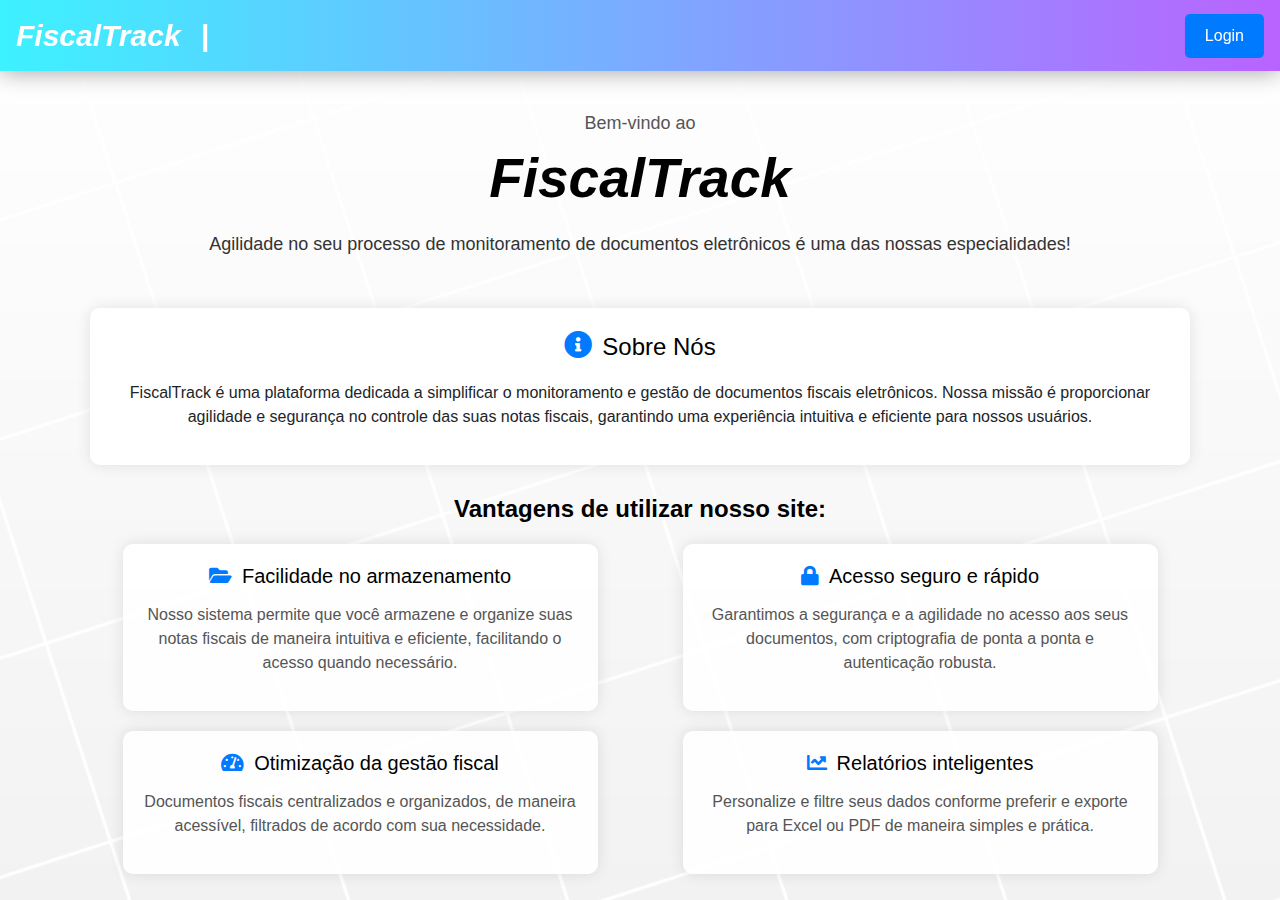
<file: pages/index.html>
<!DOCTYPE html>
<html lang="pt-BR">
<head>
  <meta charset="UTF-8">
  <meta name="viewport" content="width=device-width, initial-scale=1.0">
  <title>Home - Fiscal Track</title>
  <link href="https://stackpath.bootstrapcdn.com/bootstrap/4.5.2/css/bootstrap.min.css" rel="stylesheet">
  <link rel="stylesheet" href="https://cdnjs.cloudflare.com/ajax/libs/font-awesome/5.15.3/css/all.min.css">
  <link rel="stylesheet" href="../styles/styles.css">
</head>
<body>
<!-- Navbar -->
<nav class="navbar navbar-expand-lg navbar-dark bg-gradient fixed-top">

    <a class="navbar-brand" href="index.html">FiscalTrack</a>

    <div class="ml-auto order-2" id="loginBtnContainer">
        <a href="login.html" class="btn btn-primary logar" id="loginBtn">Login</a>
    </div>

    <div class="d-flex align-items-center">
        <button class="btn btn-custom btn-transparent" style="display: none;" onclick="window.location.href='notas_fiscais.html'">Notas Fiscais</button>
        <button class="btn btn-custom btn-transparent" style="display: none;" onclick="window.location.href='relatorios.html'">Relatórios</button>
    </div>

  <div class="dropdown ml-auto">
    <a href="#" class="profile-link dropdown-toggle" id="profileLink" aria-haspopup="true" aria-expanded="false">
      <img class="profile-picture animate__animated animate__pulse" src="../images/nopfp.png" alt="Foto de Perfil">
    </a>
    <div class="dropdown-menu dropdown-menu-right" aria-labelledby="profileLink">
      <a class="dropdown-item" href="editar_perfil.html">Editar perfil</a>
      <a class="dropdown-item logout-item" href="#" onclick="logout()">Logout</a>
    </div>
  </div>

</nav>
<!-- Home Content -->
<div class="container home-container mt-5">
    <h2 class="welcome-text">Bem-vindo ao</h2>
    <h1 class="home-title">
        <span>F</span><span>i</span><span>s</span><span>c</span><span>a</span><span>l</span><span>T</span><span>r</span><span>a</span><span>c</span><span>k</span>
    </h1>
    <p class="home-subtitle">Agilidade no seu processo de monitoramento de documentos eletrônicos é uma das nossas especialidades!</p>
    <!-- Sobre Nós Container -->
<div class="container sobre-nos-container mt-5">
    <div class="row">
        <div class="col">
            <h2 class="section-title">Sobre Nós</h2>
            <p class="about-text">FiscalTrack é uma plataforma dedicada a simplificar o monitoramento e gestão de documentos fiscais eletrônicos. Nossa missão é proporcionar agilidade e segurança no controle das suas notas fiscais, garantindo uma experiência intuitiva e eficiente para nossos usuários.</p>
        </div>
    </div>
</div>
    <h2 class="section-title">Vantagens de utilizar nosso site:</h2>

    <div class="vantages-container">
        <div class="vantages-block">
            <h3 class="vantages-item"><i class="fas fa-solid fa-folder-open"></i> Facilidade no armazenamento</h3>
            <p class="vantages-item-description">Nosso sistema permite que você armazene e organize suas notas fiscais de maneira intuitiva e eficiente, facilitando o acesso quando necessário.</p>
        </div>

        <div class="vantages-block">
            <h3 class="vantages-item"><i class="fas fa-lock"></i> Acesso seguro e rápido</h3>
            <p class="vantages-item-description">Garantimos a segurança e a agilidade no acesso aos seus documentos, com criptografia de ponta a ponta e autenticação robusta.</p>
        </div>

        <div class="vantages-block">
            <h3 class="vantages-item"><i class="fas fa-tachometer-alt"></i> Otimização da gestão fiscal</h3>
            <p class="vantages-item-description">Documentos fiscais centralizados e organizados, de maneira acessível, filtrados de acordo com sua necessidade.</p>
        </div>

        <div class="vantages-block">
            <h3 class="vantages-item"><i class="fas fa-chart-line"></i> Relatórios inteligentes</h3>
            <p class="vantages-item-description">Personalize e filtre seus dados conforme preferir e exporte para Excel ou PDF de maneira simples e prática.</p>
        </div>
    </div>
</div>
<script src="https://code.jquery.com/jquery-3.5.1.slim.min.js"></script>
<script src="https://cdn.jsdelivr.net/npm/@popperjs/core@2.6.0/dist/umd/popper.min.js"></script>
<script src="https://stackpath.bootstrapcdn.com/bootstrap/4.5.2/js/bootstrap.min.js"></script>
<script src="../scripts/login-validation.js"></script> <!-- Vincula o arquivo script.js -->
</body>
</html>
</file>
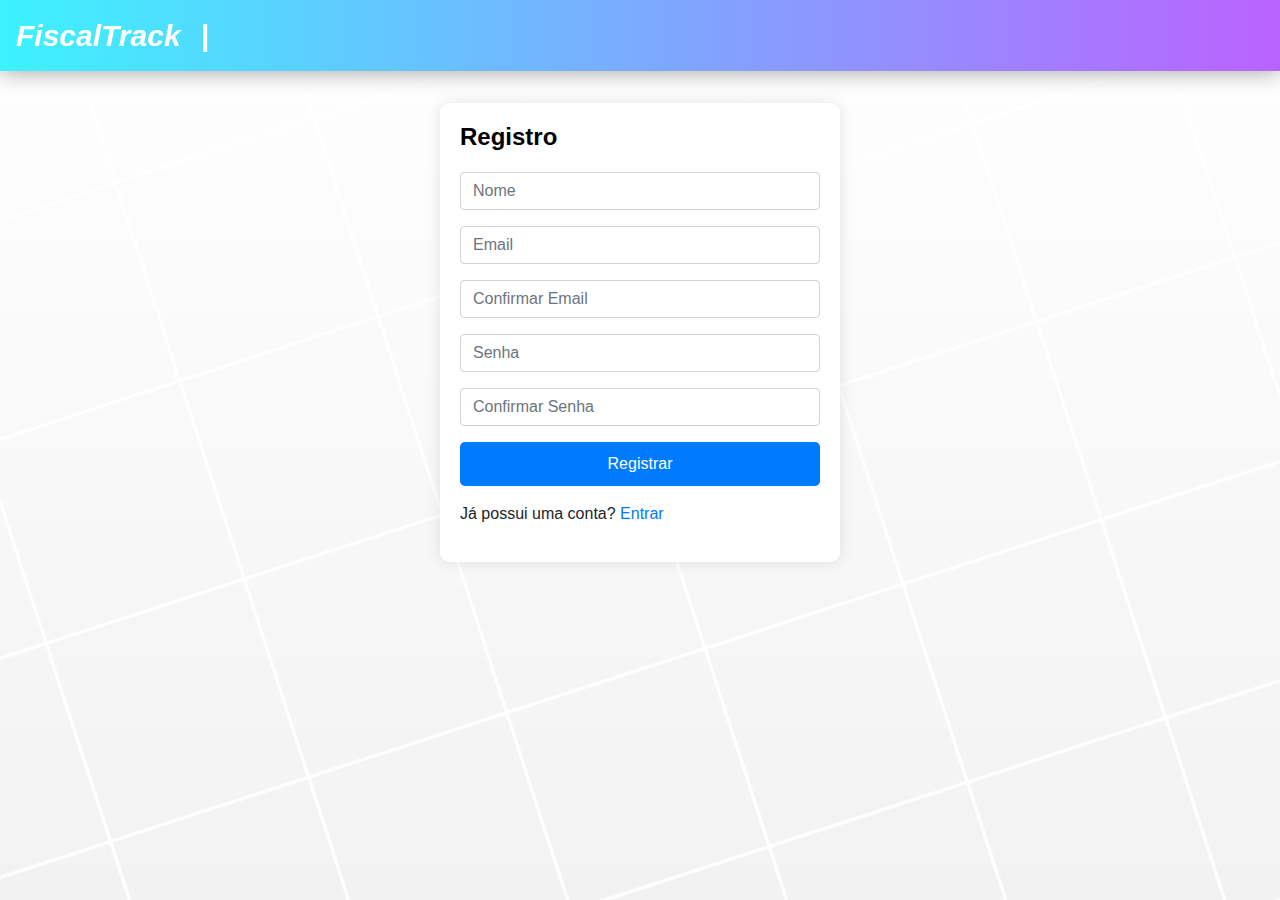
<file: pages/cadastro.html>
<!DOCTYPE html>
<html lang="pt-BR">
<head>
  <meta charset="UTF-8">
  <meta name="viewport" content="width=device-width, initial-scale=1.0">
  <title>Cadastro - Fiscal Track</title>
  <link href="https://stackpath.bootstrapcdn.com/bootstrap/4.5.2/css/bootstrap.min.css" rel="stylesheet">
  <link rel="stylesheet" href="../styles/styles.css">
</head>
<body>
<!-- Navbar -->
<nav class="navbar navbar-expand-lg navbar-dark bg-gradient fixed-top">
    <a class="navbar-brand" href="index.html">FiscalTrack</a>
</nav>
<!-- Registro -->
<div class="container login-form-container mt-5">
    <h2 class="section-title" style="user-select: none;">Registro</h2>
    <form id="registerForm">
        <div class="form-group">
            <input type="text" id="name" class="form-control custom-textbox" placeholder="Nome" required>
        </div>
        <div class="form-group">
            <input type="email" id="email" class="form-control custom-textbox" placeholder="Email" required>
            <div class="invalid-feedback">Por favor, insira um endereço de email válido.</div>
        </div>
        <div class="form-group">
            <input type="email" id="confirmEmail" class="form-control custom-textbox" placeholder="Confirmar Email" required>
            <div class="invalid-feedback">Os endereços de email não correspondem.</div>
        </div>
        <div class="form-group">
            <input type="password" id="password" class="form-control custom-textbox" placeholder="Senha" required>
        </div>
        <div class="form-group">
            <input type="password" id="confirmPassword" class="form-control custom-textbox" placeholder="Confirmar Senha" required>
            <div class="invalid-feedback">As senhas não correspondem.</div>
        </div>
        <button type="submit" class="btn btn-primary">Registrar</button>
    </form>
    <div class="mt-3">
        <p>Já possui uma conta? <a href="login.html">Entrar</a></p>
    </div>
</div>
<script src="https://code.jquery.com/jquery-3.5.1.slim.min.js"></script>
<script src="https://cdn.jsdelivr.net/npm/@popperjs/core@2.6.0/dist/umd/popper.min.js"></script>
<script src="https://stackpath.bootstrapcdn.com/bootstrap/4.5.2/js/bootstrap.min.js"></script>
<script src="../scripts/register-validation.js"></script>
</body>
</html>
</file>
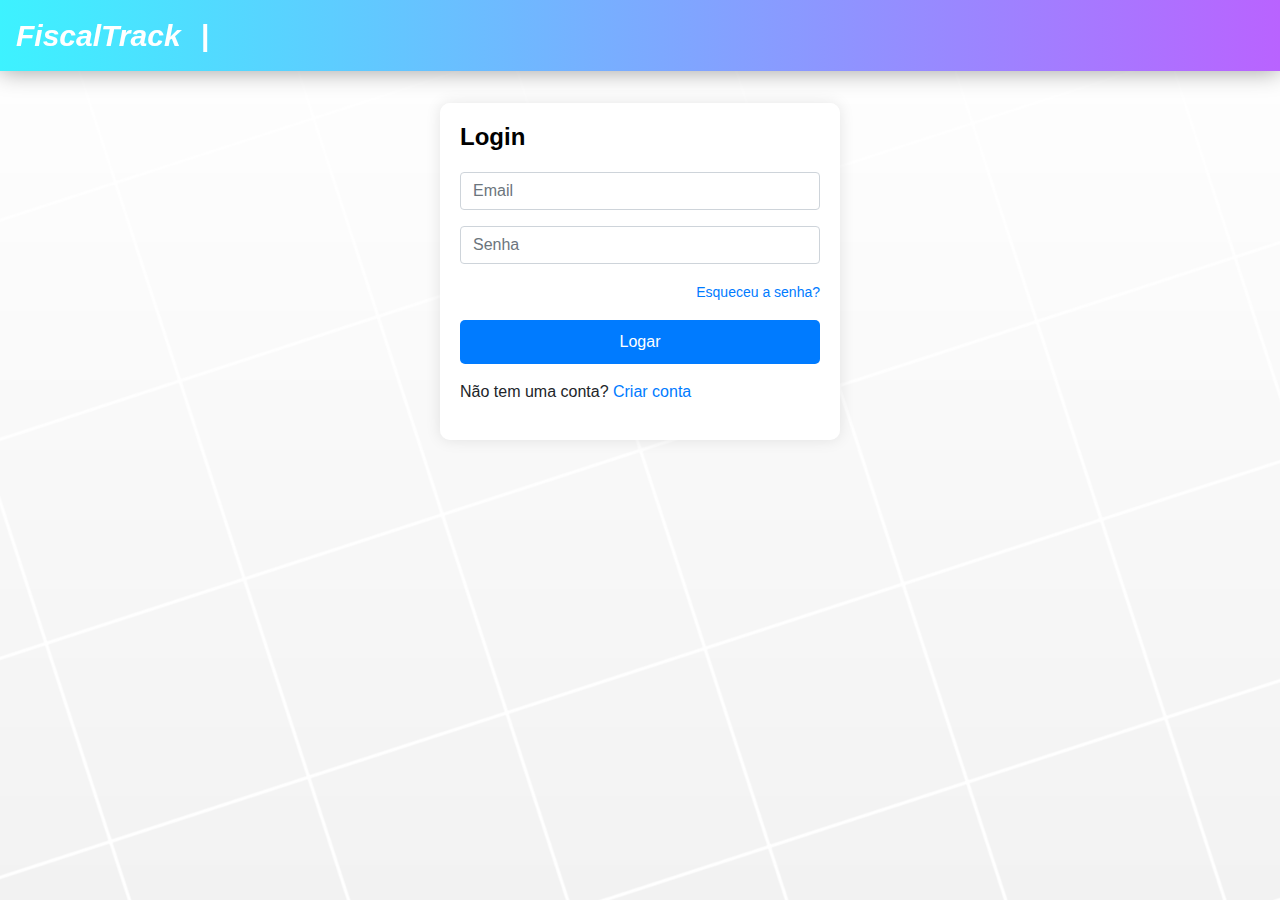
<file: pages/editar_perfil.html>
<!DOCTYPE html>
<html lang="pt-BR">
<head>
  <meta charset="UTF-8">
  <meta name="viewport" content="width=device-width, initial-scale=1.0">
  <title>Editar Perfil - Fiscal Track</title>
  <link href="https://stackpath.bootstrapcdn.com/bootstrap/4.5.2/css/bootstrap.min.css" rel="stylesheet">
  <link rel="stylesheet" href="../styles/styles.css">
</head>
<body>
  <!-- Navbar -->
  <nav class="navbar navbar-expand-lg navbar-dark bg-gradient fixed-top">
    <a class="navbar-brand" href="index.html">FiscalTrack</a>
    <div class="d-flex align-items-center">
      <button class="btn btn-custom btn-transparent" onclick="window.location.href='notas_fiscais.html'">Notas Fiscais</button>
      <button class="btn btn-custom btn-transparent" onclick="window.location.href='relatorios.html'">Relatórios</button>
    </div>
    <div class="dropdown ml-auto">
      <a href="#" class="profile-link dropdown-toggle" id="profileLink" aria-haspopup="true" aria-expanded="false">
        <img class="profile-picture animate__animated animate__pulse" src="../images/nopfp.png" alt="Foto de Perfil">
      </a>
      <div class="dropdown-menu dropdown-menu-right" aria-labelledby="profileLink">
        <a class="dropdown-item" href="editar_perfil.html">Editar perfil</a>
        <a class="dropdown-item logout-item" href="#" onclick="logout()">Logout</a>
      </div>
    </div>
  </nav>

  <!-- Editar Perfil -->
  <div class="container mt-5 container-editar-perfil">
    <div class="row">
      <div class="col-12 col-md-6 offset-md-3">
        <div class="card">
          <div class="card-header text-center">
            <h2 class="section-title no-select">Editar Perfil</h2>
          </div>
          <div class="card-body">
            <form id="formEditarPerfil">
              <div class="form-group">
                <label for="nome">Nome Completo:</label>
                <input type="text" class="form-control" id="nome" name="nome" required>
              </div>
              <div class="form-group">
                <label for="cpf">CPF:</label>
                <input type="text" class="form-control" id="cpf" name="cpf" required>
              </div>
              <div class="form-group">
                <label for="genero">Gênero:</label>
                <select class="form-control" id="genero" name="genero" required>
                  <option value="masculino">Masculino</option>
                  <option value="feminino">Feminino</option>
                  <option value="outro">Outro</option>
                </select>
              </div>
              <button type="button" class="btn btn-primary" onclick="salvarPerfil()">Salvar</button>
            </form>
          </div>
        </div>
      </div>
    </div>
  </div>

  <script src="https://code.jquery.com/jquery-3.5.1.slim.min.js"></script>
  <script src="https://cdn.jsdelivr.net/npm/@popperjs/core@2.6.0/dist/umd/popper.min.js"></script>
  <script src="https://stackpath.bootstrapcdn.com/bootstrap/4.5.2/js/bootstrap.min.js"></script>
  <script src="../scripts/editar_perfil.js"></script>
  <script src="../scripts/login-validation.js"></script> 
</body>
</html>
</file>
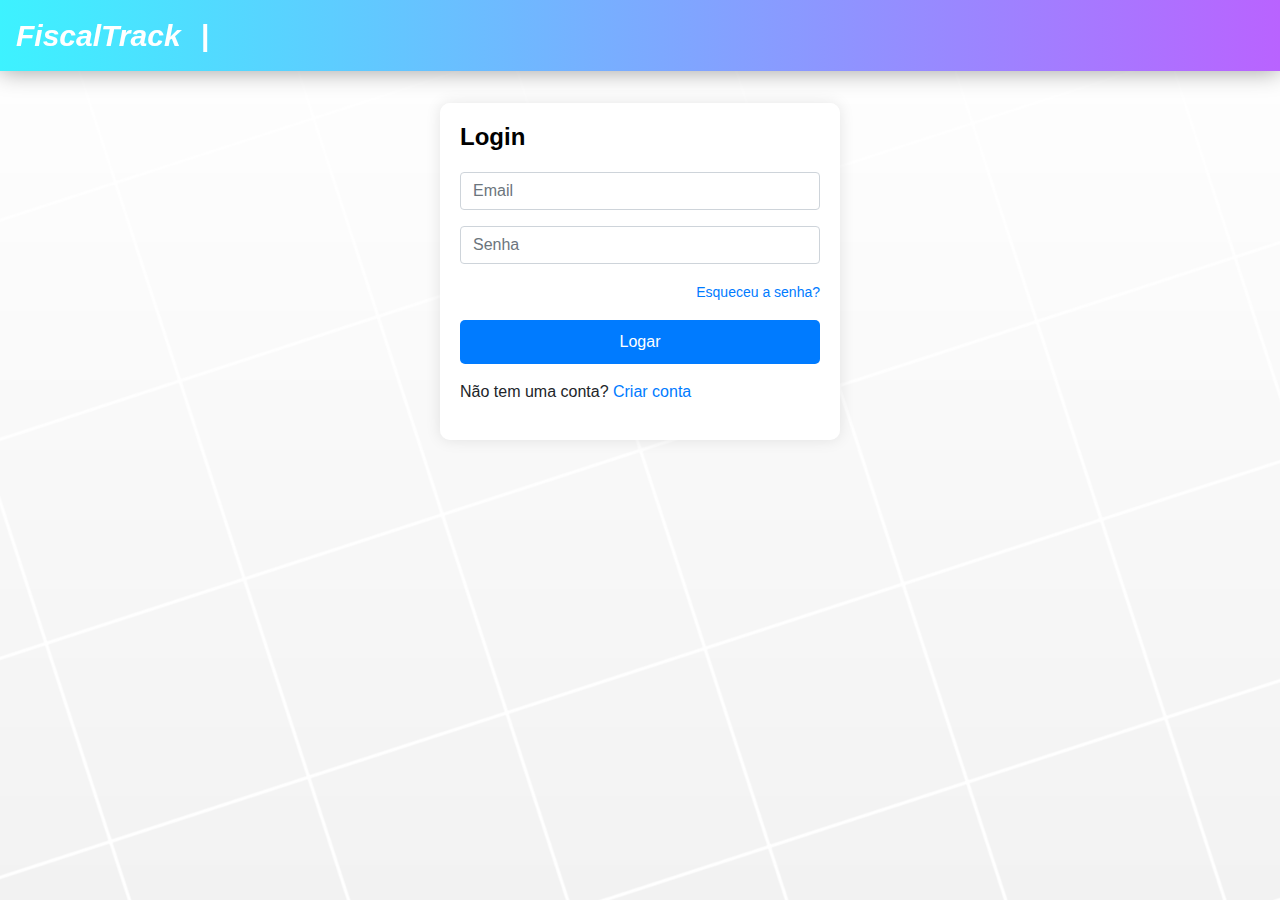
<file: pages/login.html>
<!DOCTYPE html>
<html lang="pt-BR">
<head>
  <meta charset="UTF-8">
  <meta name="viewport" content="width=device-width, initial-scale=1.0">
  <title>Login - Fiscal Track</title>
  <link href="https://stackpath.bootstrapcdn.com/bootstrap/4.5.2/css/bootstrap.min.css" rel="stylesheet">
  <link rel="stylesheet" href="../styles/styles.css">
  <style>
    .login-form {
      margin-bottom: 20px;
    }
    .login-error {
      display: none;
      color: red;
      margin-top: 10px;
    }
  </style>
</head>
<body>
<!-- Navbar -->
<nav class="navbar navbar-expand-lg navbar-dark bg-gradient fixed-top">
    <a class="navbar-brand" href="index.html">FiscalTrack</a>
</nav>
<!-- Login -->
<div class="container login-form-container mt-5">
  <h2 class="section-title" style="user-select: none;">Login</h2>
  <form id="loginForm">
      <div class="form-group">
          <input type="email" class="form-control custom-textbox" id="email" placeholder="Email" required>
      </div>
      <div class="form-group">
          <input type="password" class="form-control custom-textbox" id="password" placeholder="Senha" required>
      </div>
      <div class="form-group text-right">
          <a href="#" class="forgot-password" onclick="mostrarPopup()">Esqueceu a senha?</a>
      </div>
      <button type="submit" class="btn btn-primary">Logar</button>
  </form>
  <div id="loginError" class="login-error">Credenciais inválidas. Por favor, tente novamente.</div>
  <div class="mt-3">
      <p>Não tem uma conta? <a href="cadastro.html">Criar conta</a></p>
  </div>
</div>

<script src="https://code.jquery.com/jquery-3.5.1.min.js"></script>
<script src="https://cdn.jsdelivr.net/npm/@popperjs/core@2.6.0/dist/umd/popper.min.js"></script>
<script src="https://stackpath.bootstrapcdn.com/bootstrap/4.5.2/js/bootstrap.min.js"></script>
<script src="../scripts/login-validation.js"></script>
</body>
</html>
</file>
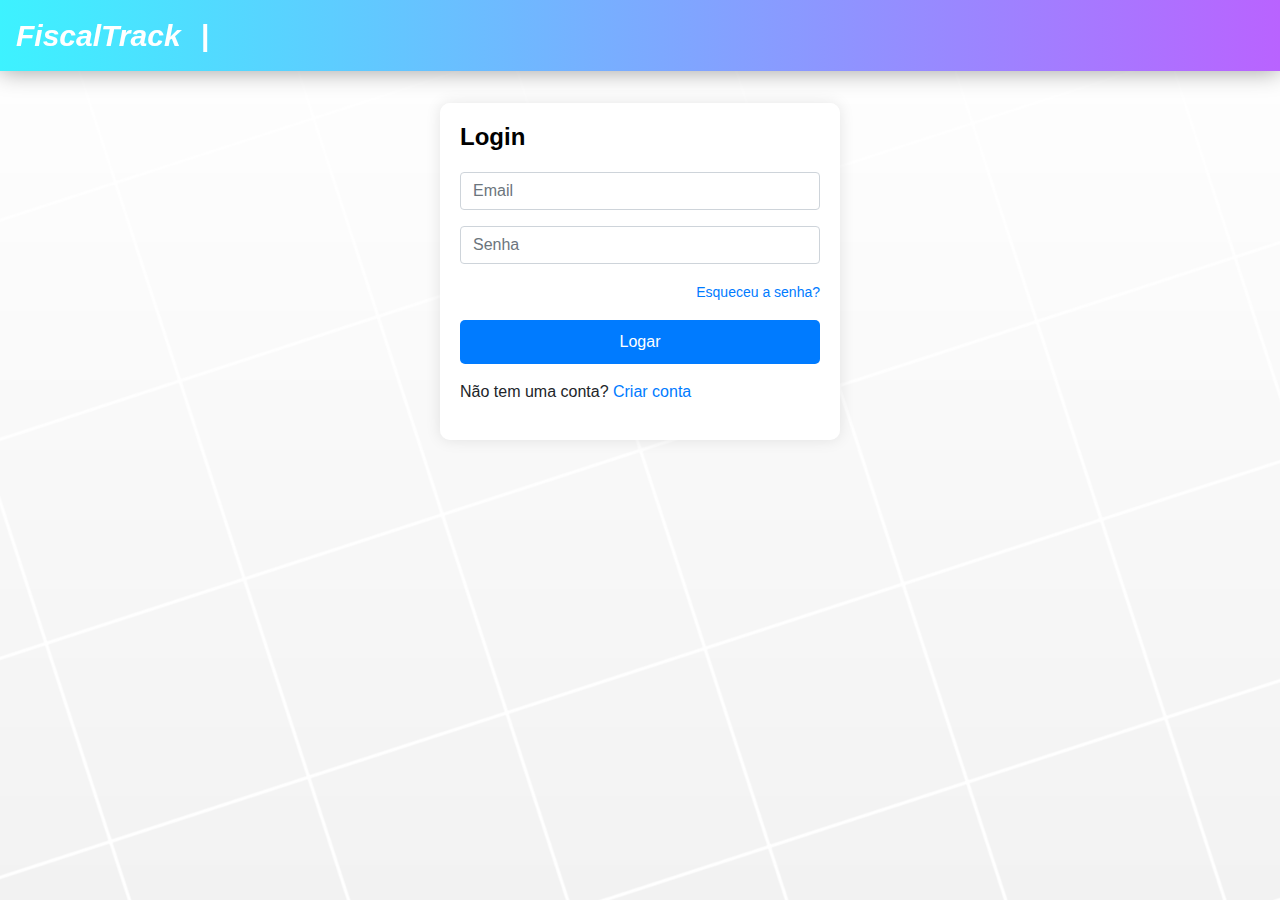
<file: pages/notas_fiscais.html>
<!DOCTYPE html>
<html lang="pt-BR">
<head>
  <meta charset="UTF-8">
  <meta name="viewport" content="width=device-width, initial-scale=1.0">
  <title>Notas Fiscais - Fiscal Track</title>
  <link href="https://stackpath.bootstrapcdn.com/bootstrap/4.5.2/css/bootstrap.min.css" rel="stylesheet">
  <link rel="stylesheet" href="../styles/styles.css">
  <link rel="stylesheet" href="https://cdnjs.cloudflare.com/ajax/libs/font-awesome/4.7.0/css/font-awesome.min.css">
  <link rel="stylesheet" href="https://cdnjs.cloudflare.com/ajax/libs/font-awesome/6.0.0-beta3/css/all.min.css">

</head>
<body>
<!-- Navbar -->
<nav class="navbar navbar-expand-lg navbar-dark bg-gradient fixed-top">
  <a class="navbar-brand" href="index.html">FiscalTrack</a>
  <div class="d-flex align-items-center">
    <button class="btn btn-custom btn-transparent" onclick="window.location.href='notas_fiscais.html'">Notas Fiscais</button>
    <button class="btn btn-custom btn-transparent" onclick="window.location.href='relatorios.html'">Relatórios</button>
  </div>
  <div class="dropdown ml-auto">
    <a href="#" class="profile-link dropdown-toggle" id="profileLink" aria-haspopup="true" aria-expanded="false">
      <img class="profile-picture animate__animated animate__pulse" src="../images/nopfp.png" alt="Foto de Perfil">
    </a>
    <div class="dropdown-menu dropdown-menu-right" aria-labelledby="profileLink">
      <a class="dropdown-item" href="editar_perfil.html">Editar perfil</a>
      <a class="dropdown-item logout-item" href="#" onclick="logout()">Logout</a>
    </div>
  </div>
</nav>

  <!-- Container principal -->
  <div class="container mt-5 notas">
    <h2 class="section-title no-select">
      Notas Fiscais
      <button type="button" class="btn btn-primary btn-sm ml-3 mais" data-toggle="modal" data-target="#myModal">
        <i class="fas fa-plus"></i>
      </button>
      <button type="button" class="btn btn-primary btn-sm ml-3 filter" data-toggle="modal" data-target="#filterModal">
        <i class="fas fa-filter"></i> 
      </button>      
      
    </h2>
    <div class="table-responsive">
      <table class="table table-bordered table-striped" id="notasFiscaisTable">
        <thead class="thead-light">
          <tr>
            <th class="text-center">Arquivo PDF</th>
            <th>Data da Venda</th>
            <th>Código do Produto</th>
            <th>Valor Recebido</th>
          </tr>
        </thead>
        <tbody>
          <!-- Linhas serão adicionadas dinamicamente aqui -->
        </tbody>
      </table>
    </div>
  </div>

  <!-- Modal -->
  <div class="modal fade" id="myModal" tabindex="-1" aria-labelledby="exampleModalLabel" aria-hidden="true">
    <div class="modal-dialog">
      <div class="modal-content">
        <div class="modal-header">
          <h5 class="modal-title" id="exampleModalLabel">Adicionar Nota Fiscal</h5>
          <button type="button" class="close" aria-label="Fechar" onclick="fecharModal()">
            <span aria-hidden="true">&times;</span>
          </button>
        </div>
        <div class="modal-body">
          <form id="formNotaFiscal">
            <div class="form-group">
              <label for="inputFile">Selecionar arquivo:</label>
              <input type="file" class="form-control-file" id="inputFile" name="inputFile" accept=".pdf, .jpg, .png" required>
            </div>
            <div id="camposPreenchimento" style="display: none;">
              <div class="form-group">
                <label for="dataVenda">Data da Venda:</label>
                <input type="date" class="form-control" id="dataVenda" name="dataVenda" required>
                <span id="dataVendaError" class="error-message"></span>
            </div>
            <div class="form-group">
                <label for="descricaoProduto">Descrição do Produto:</label>
                <input type="text" class="form-control" id="descricaoProduto" name="descricaoProduto" required>
                <span id="descricaoProdutoError" class="error-message"></span>
            </div>
            <div class="form-group">
                <label for="valorRecebido">Valor Recebido:</label>
                <input type="number" class="form-control" id="valorRecebido" name="valorRecebido" step="0.01" required>
                <span id="valorRecebidoError" class="error-message"></span>
            </div>            
            </div>
          </form>
        </div>
        <div class="modal-footer">
          <button type="button" class="btn btn-primary" id="salvarDetalhes">Salvar</button>
        </div>
      </div>
    </div>
  </div>
<!-- Modal Filtro -->
<div class="modal fade" id="filterModal" tabindex="-1" aria-labelledby="filterModalLabel" aria-hidden="true">
  <div class="modal-dialog">
    <div class="modal-content">
      <div class="modal-header">
        <h5 class="modal-title" id="filterModalLabel">Filtrar Notas Fiscais</h5>
        <button type="button" class="close" aria-label="Fechar" onclick="fecharModal2()">
          <span aria-hidden="true">&times;</span>
        </button>
      </div>
      <div class="modal-body">
        <form id="filterForm">
          <div class="form-group">
            <label for="dataInicio">Data Início:</label>
            <input type="date" class="form-control" id="dataInicio" name="dataInicio" required>
          </div>
          <div class="form-group">
            <label for="dataFim">Data Fim:</label>
            <input type="date" class="form-control" id="dataFim" name="dataFim" required>
          </div>
          <div class="form-group">
            <label for="precoInicial">Preço Inicial:</label>
            <input type="number" class="form-control" id="precoInicial" name="precoInicial" step="0.01" required>
          </div>
          <div class="form-group">
            <label for="precoFinal">Preço Final:</label>
            <input type="number" class="form-control" id="precoFinal" name="precoFinal" step="0.01" required>
          </div>
        </form>
      </div>
      <div class="modal-footer">
        <button type="submit" form="filterForm" class="btn btn-primary">Filtrar</button>
      </div>
    </div>
  </div>
</div>


  <script src="https://code.jquery.com/jquery-3.5.1.min.js"></script>
  <script src="https://cdn.jsdelivr.net/npm/@popperjs/core@2.6.0/dist/umd/popper.min.js"></script>
  <script src="https://stackpath.bootstrapcdn.com/bootstrap/4.5.2/js/bootstrap.min.js"></script>
  <script src="../scripts/editar_perfil.js"></script>
  <script src="../scripts/modal.js"></script>
  <script src="../scripts/notas_fiscais.js"></script>
  <script src="../scripts/login-validation.js"></script> 
</body>
</html>
</file>
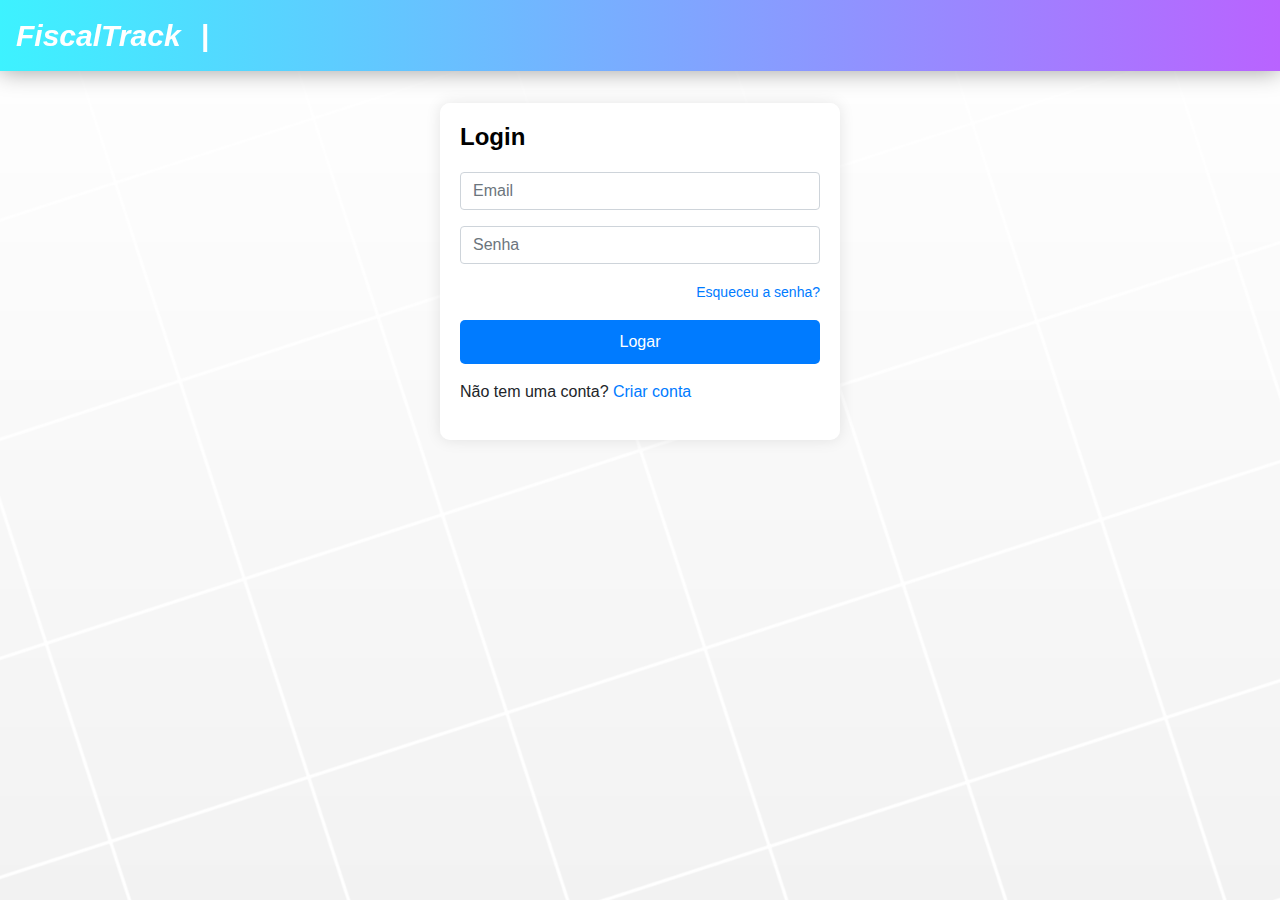
<file: pages/relatorios.html>
<!DOCTYPE html>
<html lang="pt-BR">
<head>
  <meta charset="UTF-8">
  <meta name="viewport" content="width=device-width, initial-scale=1.0">
  <title>Relatórios - Fiscal Track</title>
  <link href="https://stackpath.bootstrapcdn.com/bootstrap/4.5.2/css/bootstrap.min.css" rel="stylesheet">
  <link rel="stylesheet" href="../styles/styles.css">
</head>
<body>
<!-- Navbar -->
<nav class="navbar navbar-expand-lg navbar-dark bg-gradient fixed-top">
  <a class="navbar-brand" href="index.html">FiscalTrack</a>
  <div class="d-flex align-items-center">
    <button class="btn btn-custom btn-transparent" onclick="window.location.href='notas_fiscais.html'">Notas Fiscais</button>
    <button class="btn btn-custom btn-transparent" onclick="window.location.href='relatorios.html'">Relatórios</button>
  </div>
  <div class="dropdown ml-auto">
    <a href="#" class="profile-link dropdown-toggle" id="profileLink" aria-haspopup="true" aria-expanded="false">
      <img class="profile-picture animate__animated animate__pulse" src="../images/nopfp.png" alt="Foto de Perfil">
    </a>
    <div class="dropdown-menu dropdown-menu-right" aria-labelledby="profileLink">
      <a class="dropdown-item" href="editar_perfil.html">Editar perfil</a>
      <a class="dropdown-item logout-item" href="#" onclick="logout()">Logout</a>
    </div>
  </div>
</nav>

<!-- Relatórios -->
<div class="container login-form-container mt-5">
  <h2 class="section-title" style="user-select: none;">Relatórios</h2>
  <div class="row">
    <div class="col-12">
      <div class="card">
        <div class="card-body">
          <form id="formRelatorios">
            <div class="form-group">
              <label for="dataInicial">Data Inicial:</label>
              <input type="date" class="form-control" id="dataInicial" name="dataInicial">
            </div>
            <div class="form-group">
              <label for="dataFinal">Data Final:</label>
              <input type="date" class="form-control" id="dataFinal" name="dataFinal">
            </div>
            <button type="button" class="btn btn-primary btn-custom-sm" onclick="gerarRelatorio()">Gerar Relatório</button>
          </form>
        </div>
      </div>
    </div>
  </div>
</div>

<script src="https://code.jquery.com/jquery-3.5.1.slim.min.js"></script>
<script src="https://cdn.jsdelivr.net/npm/@popperjs/core@2.6.0/dist/umd/popper.min.js"></script>
<script src="https://stackpath.bootstrapcdn.com/bootstrap/4.5.2/js/bootstrap.min.js"></script>
<script src="../scripts/editar_perfil.js"></script>
<script src="../scripts/modal.js"></script>
<script src="../scripts/login-validation.js"></script> 
</body>
</html>
</file>
<file: styles/styles.css>
/* Reset */
* {
    margin: 0;
    padding: 0;
    box-sizing: border-box;
}

/* Body */
body {
    font-family: Arial, sans-serif;
    background-image: url('../images/background.png');
    background-size: cover;
    background-position: center;
    background-attachment: fixed;
    padding-top: 55px; /* Height of the fixed navbar */
}

/* Navbar */
.navbar {
    box-shadow: 0px 0px 25px rgba(0, 0, 0, 0.39);
}

.navbar-brand {
    font-size: 30px;
    font-weight: bold;
    font-style: italic;
    font-family: Arial, sans-serif;
    transition: text-shadow 0.3s ease;
    user-select: none;
}

.navbar-brand:hover,
.navbar-brand:focus,
.navbar-brand:active {
    color: #fff;
    text-shadow: 
        0px 0px 5px rgb(255, 255, 255),
        0px 0px 10px rgb(255, 255, 255),
        0px 0px 20px rgb(255, 255, 255); /* Adicione mais sombras conforme necessário */
}


.navbar-brand:not(:hover):not(:focus):not(:active) {
    text-shadow: 0px 0px 0px rgba(255, 255, 255, 0);
}

.navbar-brand::after {
    content: "|";
    margin-left: 20px;
    margin-right: 5px;
    color: #ffffff;
    width: 0px;
    text-shadow: none;
    user-select: none;
}

/* Home Page Specific */
.home-container {
    text-align: center;
    padding: 10px 20px;

}

.welcome-text {
    font-size: 18px;
    color: #555;
    margin-bottom: 10px;
    user-select: none;
}

.home-title {
    font-size: 55px;
    font-weight: bold;
    font-style: italic;
    font-family: Arial, sans-serif;
    color: #000000;
    margin-bottom: 20px;
    user-select: none;
    letter-spacing: 0px;
    display: inline-block; /* Adicionando display inline-block */
}

.home-title span {
    transition: 0.5s;
}

.home-title:hover span:nth-child(1) {
    margin-right: 10px;
}

.home-title:hover span:nth-child(2) {
    margin-right: 10px;
}
.home-title:hover span:nth-child(3) {
    margin-right: 10px;
}

.home-title:hover span:nth-child(4) {
    margin-right: 10px;
}
.home-title:hover span:nth-child(5) {
    margin-right: 10px;
}

.home-title:hover span:nth-child(6) {
    margin-right: 30px;
}
.home-title:hover span:nth-child(7) {
    margin-right: 10px;
}

.home-title:hover span:nth-child(8) {
    margin-right: 10px;
}
.home-title:hover span:nth-child(9) {
    margin-right: 10px;
}

.home-title:hover span:nth-child(10) {
    margin-right: 10px;
}
.home-title:hover span {
    color: #ffffff;
    text-shadow: 
        0 0 10px #00c3ff,
        0 0 20px #007bff,
        0 0 40px #007bff,
        0 0 80px #007bff,
        0 0 120px #007bff,
        0 0 160px #ff00f2;
}

.home-subtitle {
    font-size: 18px;
    color: #333;
    margin-bottom: 50px;
    user-select: none;
}

.section-title {
    font-size: 24px;
    font-weight: bold;
    color: #000000;
    margin-bottom: 20px;
    user-select: none;
}
.sobre-nos-container {
    background-color: rgba(255, 255, 255, 0.9);
    padding: 20px;
    border-radius: 10px;
    box-shadow: 0px 0px 15px rgba(0, 0, 0, 0.1);
    margin-bottom: 30px; /* Espaçamento entre "Sobre Nós" e "Vantagens" */
    text-align: center; /* Centraliza o texto */
    transition: transform 0.3s ease-in-out, box-shadow 0.3s ease-in-out; /* Transition for the pulse and shadow effect */
}

.sobre-nos-container:hover {

    box-shadow: 0px 0px 30px rgba(0, 0, 0, 0.185); /* Increase shadow size and change color */
}

.sobre-nos-container .section-title {
    color: #000000;
    margin-bottom: 20px;
    align-items: center;
    display: inline-block; /* Permite centralizar horizontalmente */
    font-family: Arial, sans-serif; /* Utilizando a mesma fonte das vantagens */
    font-weight: normal; /* Removendo o negrito apenas do texto */
}

.sobre-nos-container .section-title:before {
    content: "\f05a"; /* Código do ícone de "sobre nós" da Font Awesome */
    font-family: "Font Awesome 5 Free";
    margin-right: 10px;
    font-size: 28px;
    color: #007bff; /* Cor do ícone */
    font-weight: bold; /* Removendo o negrito apenas do texto */
}
.vantages-container {
    display: flex;
    flex-wrap: wrap;
    justify-content: space-around;
    gap: 20px;
}

.vantages-block {
    background-color: rgba(255, 255, 255, 0.9);
    padding: 20px;
    border-radius: 10px;
    box-shadow: 0px 0px 15px rgba(0, 0, 0, 0.1);
    flex: 1 1 calc(45% - 20px); /* 45% width with space for the gap */
    max-width: calc(45% - 20px);
    transition: transform 0.3s ease-in-out, box-shadow 0.3s ease-in-out; /* Transition for the pulse and shadow effect */
}

.vantages-block:hover {
    transform: scale(1.05); /* Scale up for the pulse effect */
    box-shadow: 0px 0px 30px rgba(0, 123, 255, 0.5); /* Increase shadow size and change color */
}

.vantages-item {
    font-size: 20px;
    color: #000000;
    margin-bottom: 15px;
    display: flex;
    align-items: center;
    text-align: center; /* Centraliza o texto */
    justify-content: center; /* Centraliza os itens */
}

.vantages-item i {
    margin-right: 10px;
    color: #007bff;
}

.vantages-item-description {
    font-size: 16px;
    color: #555;
    margin-top: 10px;
}

/* Responsiveness */
@media (max-width: 768px) {
    .navbar-brand {
        font-size: 24px;
        
    }
    .section-title {
        font-size: 20px;
    }

    .vantages-container {
        flex-direction: column;
        align-items: center;
    }

    .vantages-block {
        flex: 1 1 100%;
        max-width: 100%;
    }
}

@media (max-width: 576px) {
    .navbar-brand {
        font-size: 20px;
    }
    .section-title {
        font-size: 18px;
    }
    .notas{
        position: absolute;
        top: 13%;
    }
}

/* Forms */
.custom-textbox {
    margin-bottom: 10px;

}

.forgot-password {
    font-size: 14px;
    font-family: Arial, sans-serif;
    margin-top: 10px;
    text-align: right;
}

.forgot-password a {
    color: #007bff;
    text-decoration: none;
}

.forgot-password a:hover {
    text-decoration: underline;
}

.login-form,
.register-form {
    width: 100%;
    max-width: 400px;
    margin-top: 25px;
}

.btn-primary {
    background-color: #007bff;
    border: none;
    color: white;
    font-size: 16px;
    padding: 10px 20px;
    border-radius: 5px;
    transition: background-color 0.3s ease;
    width: 100%;
}

/* Estilo do contêiner de login e registro */
.login-form-container {
    width: 100%;
    max-width: 400px; /* Ajuste a largura máxima conforme necessário */
    margin: 0 auto; /* Centraliza o contêiner horizontalmente */
    padding: 20px;
    background-color: rgba(255, 255, 255, 0.9);
    border-radius: 10px;
    box-shadow: 0px 0px 15px rgba(0, 0, 0, 0.1);
    transition: all 0.3s ease;
}

/* Estilo para a mensagem de erro de login */
.login-error {
    display: none;
    color: red;
    margin-top: 10px;
}

.mais{
font-size: 20px;
font-weight: 500;
padding: 4px 9px;
position: relative;
left: -10px;
top: -2px;
width: auto;
}

.logar{


    left: 800px;

    }

.filter{
    font-size: 20px;
    font-weight: 500;
    padding: 4px 8px;
    position: relative;
    left: -20px;
    top: -2px;
    width: auto;
    }

.btn-primary:hover {
    background-color: #0056b3;
}

/* Custom Button */
.btn-custom {
    font-size: 20px;
    color: white !important;
    background-color: transparent;
    border: 5px solid transparent;
    font-family: 'Arial', sans-serif;
    transition: box-shadow 0.3s ease;
}

.btn-custom:hover {
    box-shadow: 0px 0px 15px rgba(0, 0, 0, 0.5);
}

/* Profile Picture */
.profile-picture {
    width: 55px;
    height: 55px;
    border-radius: 50%;
    border: 4px solid #ffffff85;
    transition: transform 0.3s ease;
}

.profile-picture:hover {
    transform: scale(1.1);
}

/* Remover a seta azul */
.profile-link::after {
    display: none;
}

/* Estilo base do dropdown */
.dropdown-menu {
    display: block;  /* Manter display block para permitir transições */
    visibility: hidden;
    opacity: 0;
    transform: translateY(-10px); /* Movê-lo um pouco para cima para o efeito de animação */
    transition: opacity 0.3s ease, transform 0.3s ease, visibility 0.3s;
}

/* Animação do dropdown ao passar o mouse */
.dropdown:hover .dropdown-menu {
    visibility: visible;
    opacity: 1;
    transform: translateY(0); /* Restaurar a posição original */
}

/* Estilo para o item de logout */
.logout-item {
    background-color: rgb(255, 255, 255) !important; 
    color: red !important;
}
.logout-item:hover {
    background-color: rgba(255, 0, 0, 0.075) !important; /* Cor mais escura ao passar o mouse */
}
.dropdown-item {
    font-size: 16px;
    color: #000;
    transition: background-color 0.3s ease;
}

.dropdown-item:hover {
    background-color: #f0f0f0;
}

/* Background Gradient */
.bg-gradient {
    background-image: linear-gradient(to right, rgb(61, 242, 255), rgb(185, 99, 255));
}

/* Modal Animation */
.modal.fade .modal-dialog {
    transform: translate(0, -50%);
    transition: transform 0.3s ease-out, opacity 0.3s ease; /* Added opacity transition */
    opacity: 0; /* Initial opacity */
}

.modal.fade.show .modal-dialog {
    transform: translate(0, 0);
    opacity: 1; /* Show the modal with full opacity */
}

.modal-backdrop {
    background-color: rgba(0, 0, 0, 0.5);
    transition: opacity 0.3s ease;
}

.modal-backdrop.fade-effect {
    opacity: 0.5;
}

/* GAMBIARRA MONSTRA PRO FADE OUT DO MODAL FUNCIONAR*/
@keyframes fadeOut {
    from {
      opacity: 1;
      scale: 1;
    }
    to {
      opacity: 0;
      scale: 0.75;
    }
}

.animate__fadeOut {
    animation: fadeOut 0.25s forwards;
}

/*botão de pdf*/

.btn-custom-color {
    background-color: #7760bd;
    border-color: #7760bd;
    color: white;
  }
  .btn-custom-color:hover {
    background-color: #5e48a0;
    border-color: #5e48a0;
  }

  .error-message {
    color: red;
    font-size: 0.8em;
}

.error {
    display: block;
}

/* Adicionando efeito zebra */
.table-striped tbody tr:nth-of-type(odd) {
    background-color: #f9f9f9; /* Cor de fundo para linhas ímpares */
}

.table-striped tbody tr:nth-of-type(even) {
    background-color: #ffffff; /* Cor de fundo para linhas pares */
}

/* Estilo da tabela */
.container.notas {
    background-color: rgba(255, 255, 255, 0.8);
    padding: 30px;
    border-radius: 15px;
    box-shadow: 0px 0px 10px rgba(0, 0, 0, 0.15);
}

.table-responsive {
    border-radius: 0px;
    overflow: hidden;
}

table {
    border-radius: 0px;
    overflow: hidden;
    background-color: #fff;
}

.table th, .table td {
    vertical-align: middle;
    text-align: center;
}
</file>
